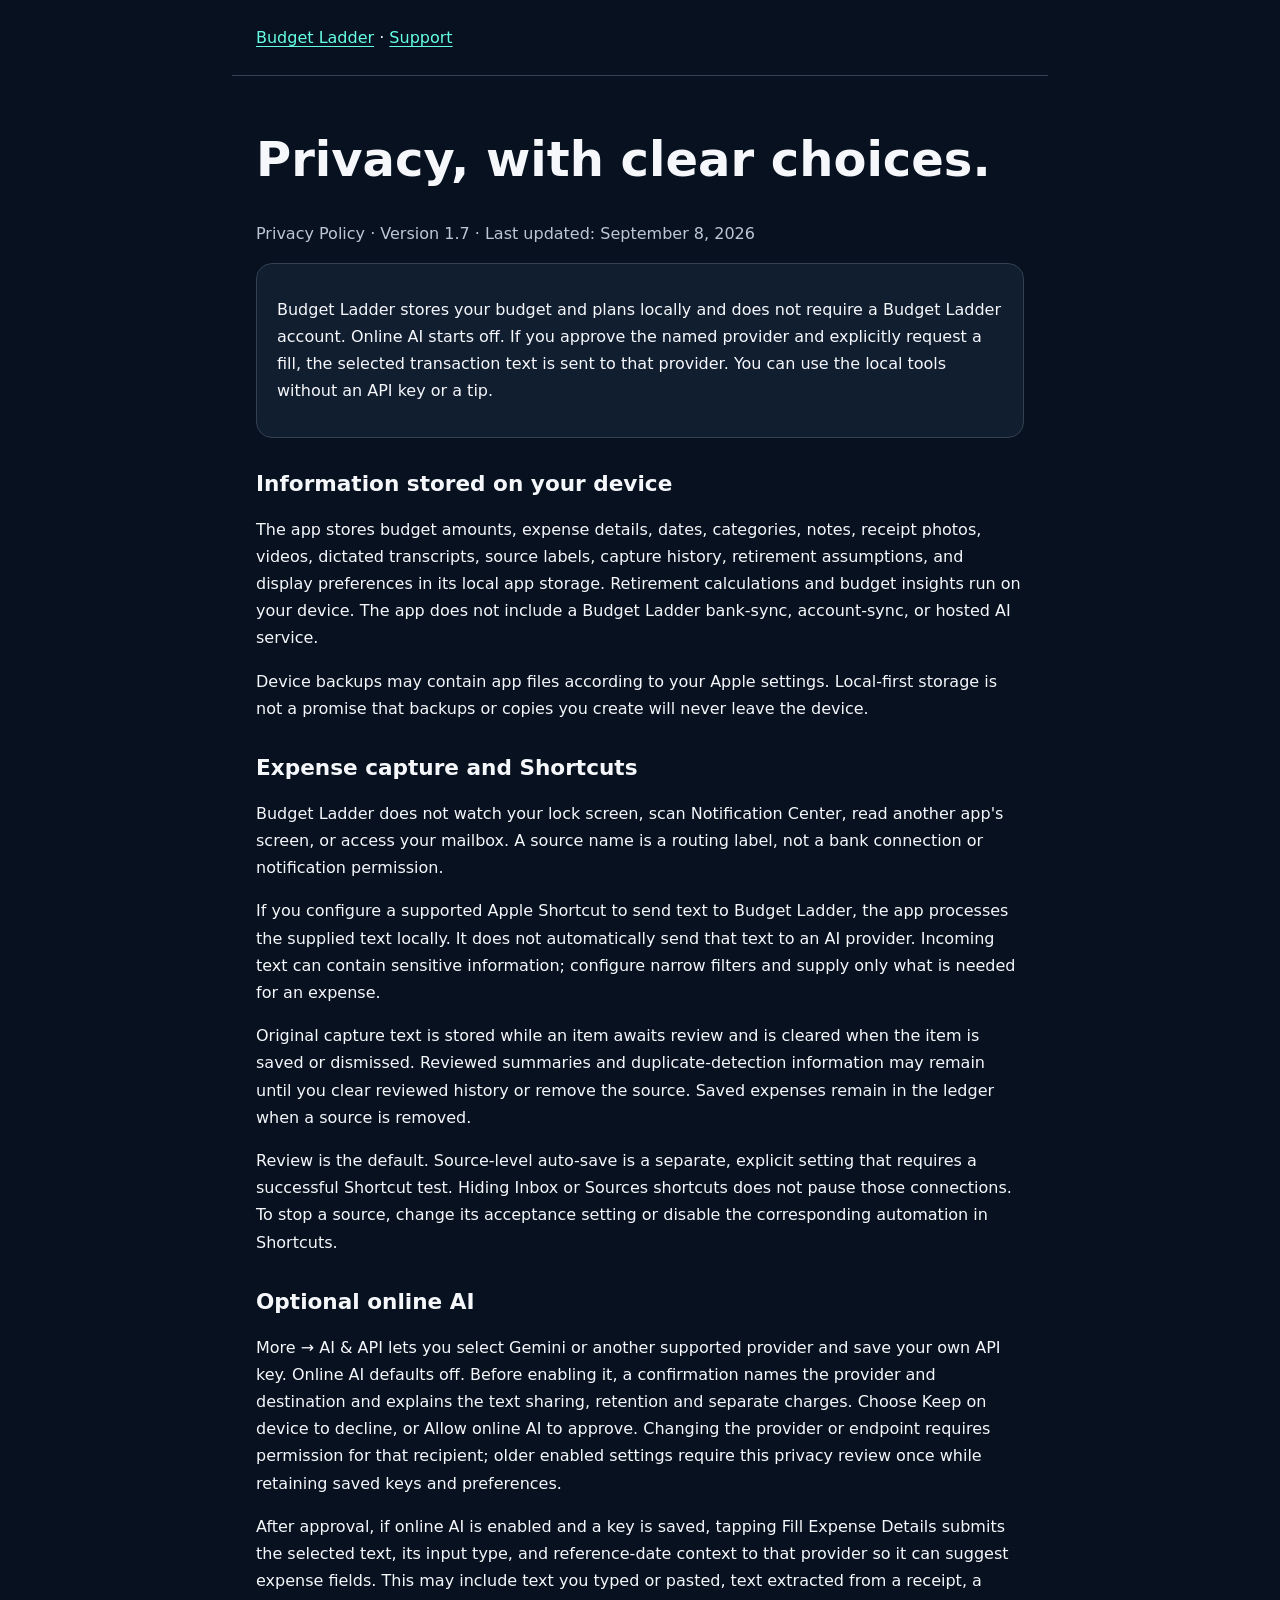
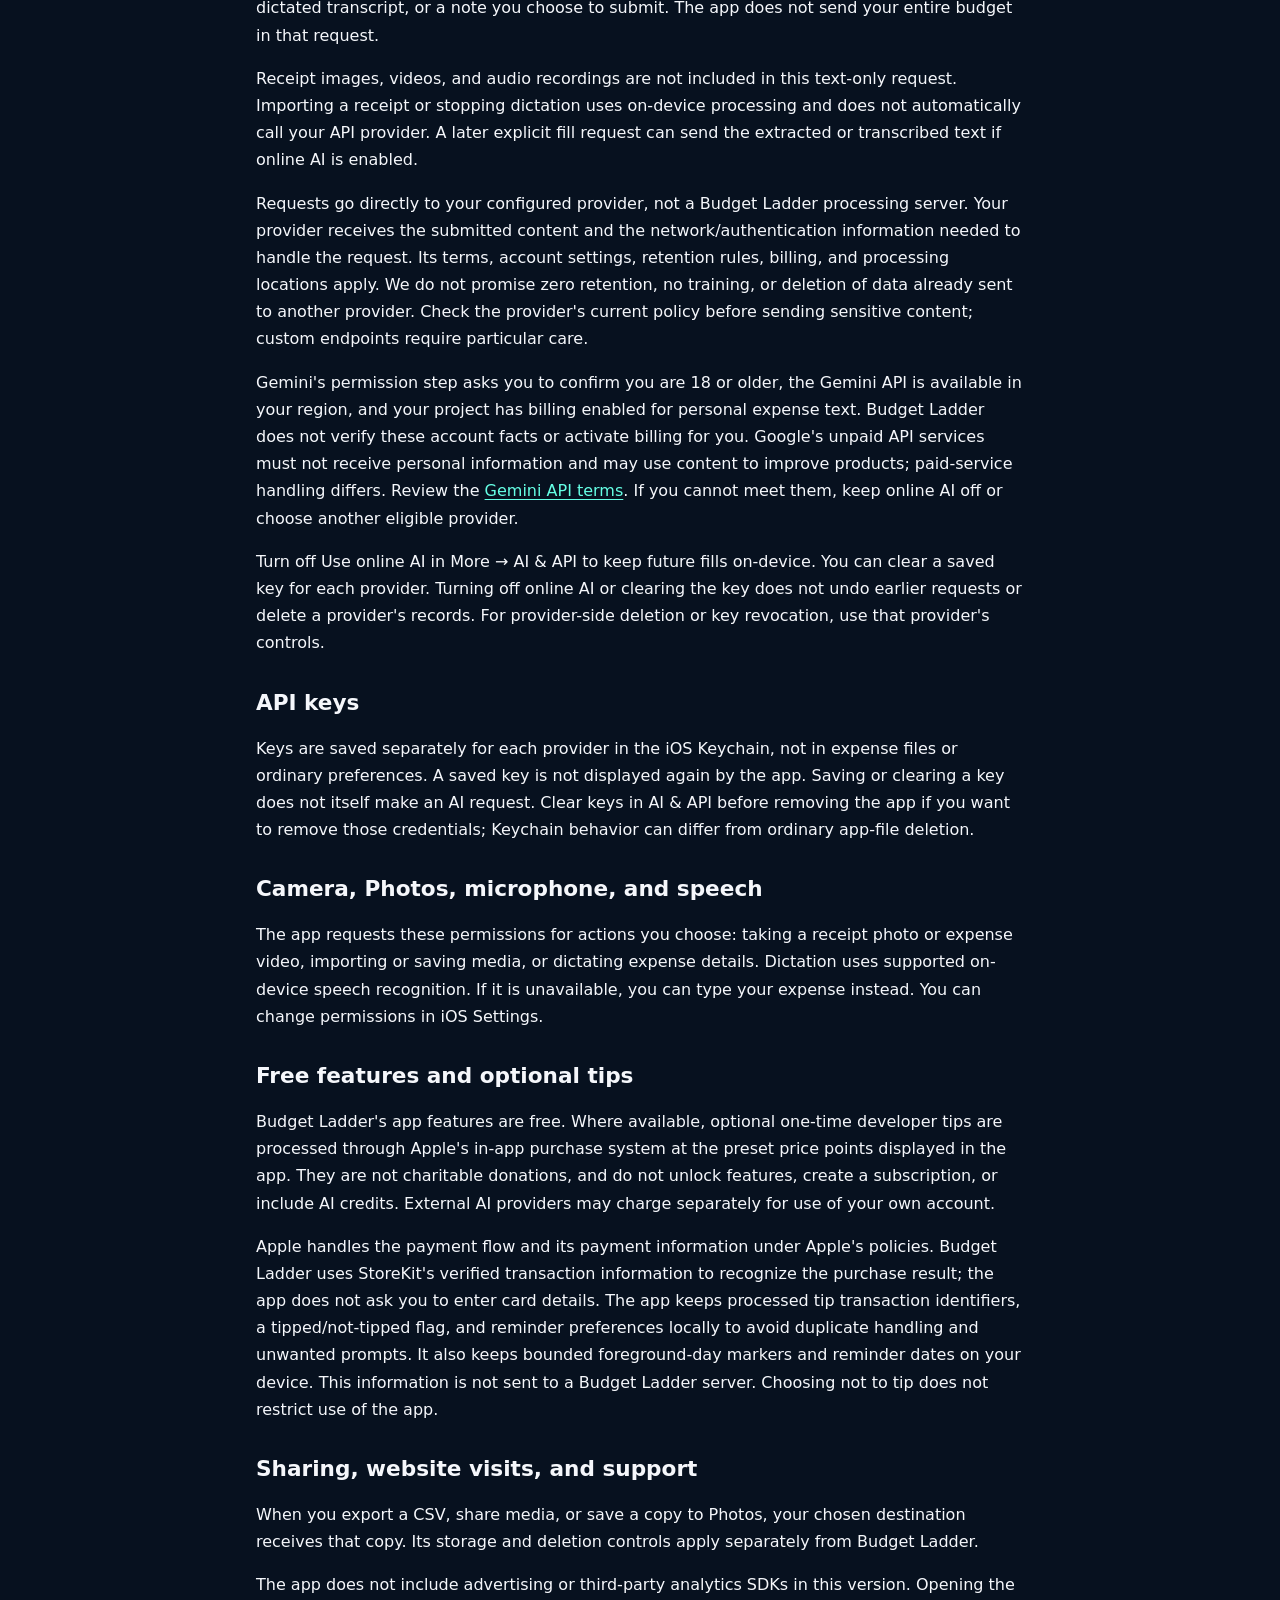
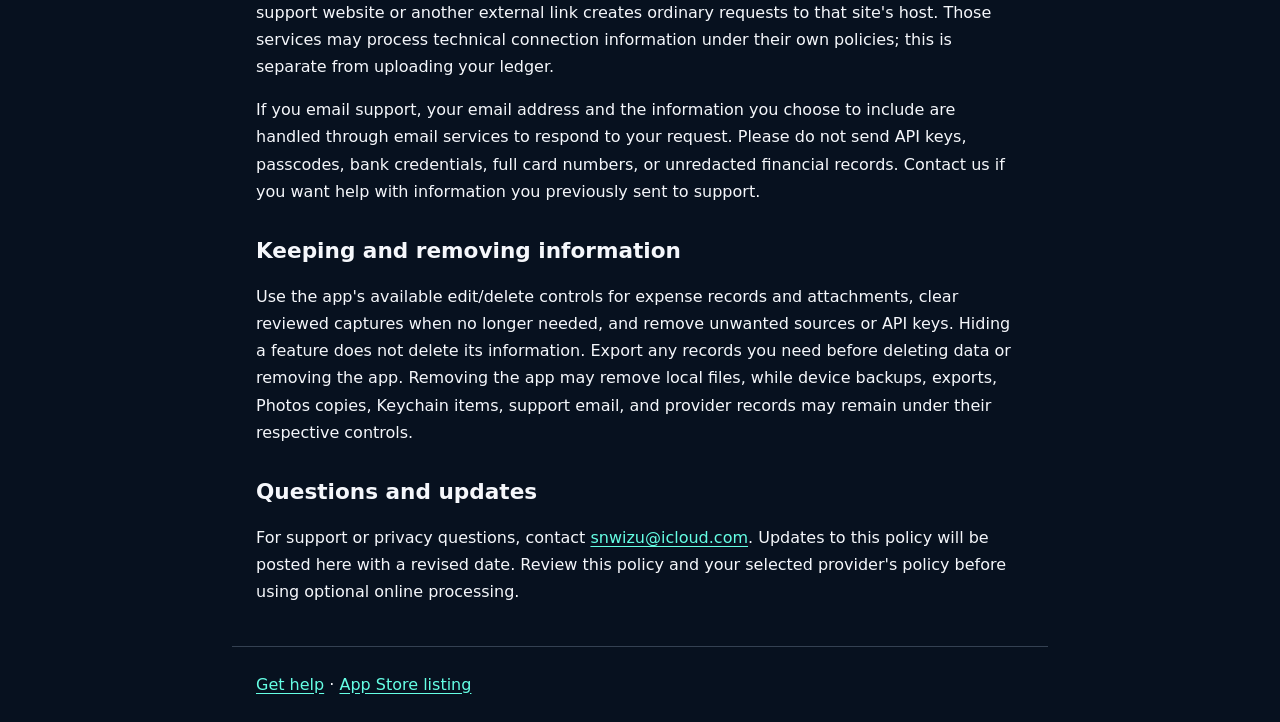
<file: privacy-policy.html>
<!doctype html>
<html lang="en">
<head>
  <meta charset="utf-8">
  <meta name="viewport" content="width=device-width, initial-scale=1">
  <meta name="theme-color" content="#07111f">
  <meta name="description" content="How Budget Ladder handles local budgeting data, optional AI requests, developer tips, and your privacy choices.">
  <title>Budget Ladder — Privacy Policy</title>
  <style>
    :root { color-scheme: dark; }
    body { margin: 0; background: #07111f; color: #f5f7fb; font: 1rem/1.7 system-ui, sans-serif; }
    main, header, footer { max-width: 48rem; margin: auto; padding: 1.5rem; }
    header, footer { border-bottom: 1px solid #344152; }
    footer { border-top: 1px solid #344152; border-bottom: 0; }
    h1 { font-size: clamp(2rem, 6vw, 3rem); line-height: 1.15; }
    h2 { margin-top: 2rem; line-height: 1.3; font-size: 1.35rem; }
    a { color: #65ffe5; text-underline-offset: .2em; }
    a:focus-visible { outline: 3px solid #65ffe5; outline-offset: 4px; }
    .summary { padding: 1rem 1.25rem; background: #111e30; border: 1px solid #344152; border-radius: 1rem; }
    .muted { color: #bdc7d4; }
    li { margin-bottom: .5rem; }
  </style>
</head>
<body>
  <header><a href="./index.html">Budget Ladder</a> · <a href="./support.html">Support</a></header>
  <main>
    <h1>Privacy, with clear choices.</h1>
    <p class="muted">Privacy Policy · Version 1.7 · Last updated: September 8, 2026</p>
    <div class="summary">
      <p>Budget Ladder stores your budget and plans locally and does not require a Budget Ladder account. Online AI starts off. If you approve the named provider and explicitly request a fill, the selected transaction text is sent to that provider. You can use the local tools without an API key or a tip.</p>
    </div>

    <h2>Information stored on your device</h2>
    <p>The app stores budget amounts, expense details, dates, categories, notes, receipt photos, videos, dictated transcripts, source labels, capture history, retirement assumptions, and display preferences in its local app storage. Retirement calculations and budget insights run on your device. The app does not include a Budget Ladder bank-sync, account-sync, or hosted AI service.</p>
    <p>Device backups may contain app files according to your Apple settings. Local-first storage is not a promise that backups or copies you create will never leave the device.</p>

    <h2>Expense capture and Shortcuts</h2>
    <p>Budget Ladder does not watch your lock screen, scan Notification Center, read another app's screen, or access your mailbox. A source name is a routing label, not a bank connection or notification permission.</p>
    <p>If you configure a supported Apple Shortcut to send text to Budget Ladder, the app processes the supplied text locally. It does not automatically send that text to an AI provider. Incoming text can contain sensitive information; configure narrow filters and supply only what is needed for an expense.</p>
    <p>Original capture text is stored while an item awaits review and is cleared when the item is saved or dismissed. Reviewed summaries and duplicate-detection information may remain until you clear reviewed history or remove the source. Saved expenses remain in the ledger when a source is removed.</p>
    <p>Review is the default. Source-level auto-save is a separate, explicit setting that requires a successful Shortcut test. Hiding Inbox or Sources shortcuts does not pause those connections. To stop a source, change its acceptance setting or disable the corresponding automation in Shortcuts.</p>

    <h2>Optional online AI</h2>
    <p>More → AI &amp; API lets you select Gemini or another supported provider and save your own API key. Online AI defaults off. Before enabling it, a confirmation names the provider and destination and explains the text sharing, retention and separate charges. Choose Keep on device to decline, or Allow online AI to approve. Changing the provider or endpoint requires permission for that recipient; older enabled settings require this privacy review once while retaining saved keys and preferences.</p>
    <p>After approval, if online AI is enabled and a key is saved, tapping Fill Expense Details submits the selected text, its input type, and reference-date context to that provider so it can suggest expense fields. This may include text you typed or pasted, text extracted from a receipt, a dictated transcript, or a note you choose to submit. The app does not send your entire budget in that request.</p>
    <p>Receipt images, videos, and audio recordings are not included in this text-only request. Importing a receipt or stopping dictation uses on-device processing and does not automatically call your API provider. A later explicit fill request can send the extracted or transcribed text if online AI is enabled.</p>
    <p>Requests go directly to your configured provider, not a Budget Ladder processing server. Your provider receives the submitted content and the network/authentication information needed to handle the request. Its terms, account settings, retention rules, billing, and processing locations apply. We do not promise zero retention, no training, or deletion of data already sent to another provider. Check the provider's current policy before sending sensitive content; custom endpoints require particular care.</p>
    <p>Gemini's permission step asks you to confirm you are 18 or older, the Gemini API is available in your region, and your project has billing enabled for personal expense text. Budget Ladder does not verify these account facts or activate billing for you. Google's unpaid API services must not receive personal information and may use content to improve products; paid-service handling differs. Review the <a href="https://ai.google.dev/gemini-api/terms">Gemini API terms</a>. If you cannot meet them, keep online AI off or choose another eligible provider.</p>
    <p>Turn off Use online AI in More → AI &amp; API to keep future fills on-device. You can clear a saved key for each provider. Turning off online AI or clearing the key does not undo earlier requests or delete a provider's records. For provider-side deletion or key revocation, use that provider's controls.</p>

    <h2>API keys</h2>
    <p>Keys are saved separately for each provider in the iOS Keychain, not in expense files or ordinary preferences. A saved key is not displayed again by the app. Saving or clearing a key does not itself make an AI request. Clear keys in AI &amp; API before removing the app if you want to remove those credentials; Keychain behavior can differ from ordinary app-file deletion.</p>

    <h2>Camera, Photos, microphone, and speech</h2>
    <p>The app requests these permissions for actions you choose: taking a receipt photo or expense video, importing or saving media, or dictating expense details. Dictation uses supported on-device speech recognition. If it is unavailable, you can type your expense instead. You can change permissions in iOS Settings.</p>

    <h2>Free features and optional tips</h2>
    <p>Budget Ladder's app features are free. Where available, optional one-time developer tips are processed through Apple's in-app purchase system at the preset price points displayed in the app. They are not charitable donations, and do not unlock features, create a subscription, or include AI credits. External AI providers may charge separately for use of your own account.</p>
    <p>Apple handles the payment flow and its payment information under Apple's policies. Budget Ladder uses StoreKit's verified transaction information to recognize the purchase result; the app does not ask you to enter card details. The app keeps processed tip transaction identifiers, a tipped/not-tipped flag, and reminder preferences locally to avoid duplicate handling and unwanted prompts. It also keeps bounded foreground-day markers and reminder dates on your device. This information is not sent to a Budget Ladder server. Choosing not to tip does not restrict use of the app.</p>

    <h2>Sharing, website visits, and support</h2>
    <p>When you export a CSV, share media, or save a copy to Photos, your chosen destination receives that copy. Its storage and deletion controls apply separately from Budget Ladder.</p>
    <p>The app does not include advertising or third-party analytics SDKs in this version. Opening the support website or another external link creates ordinary requests to that site's host. Those services may process technical connection information under their own policies; this is separate from uploading your ledger.</p>
    <p>If you email support, your email address and the information you choose to include are handled through email services to respond to your request. Please do not send API keys, passcodes, bank credentials, full card numbers, or unredacted financial records. Contact us if you want help with information you previously sent to support.</p>

    <h2>Keeping and removing information</h2>
    <p>Use the app's available edit/delete controls for expense records and attachments, clear reviewed captures when no longer needed, and remove unwanted sources or API keys. Hiding a feature does not delete its information. Export any records you need before deleting data or removing the app. Removing the app may remove local files, while device backups, exports, Photos copies, Keychain items, support email, and provider records may remain under their respective controls.</p>

    <h2>Questions and updates</h2>
    <p>For support or privacy questions, contact <a href="mailto:snwizu@icloud.com">snwizu@icloud.com</a>. Updates to this policy will be posted here with a revised date. Review this policy and your selected provider's policy before using optional online processing.</p>
  </main>
  <footer><a href="./support.html">Get help</a> · <a href="https://apps.apple.com/us/app/budget-ladder/id6765471855">App Store listing</a></footer>
</body>
</html>
</file>
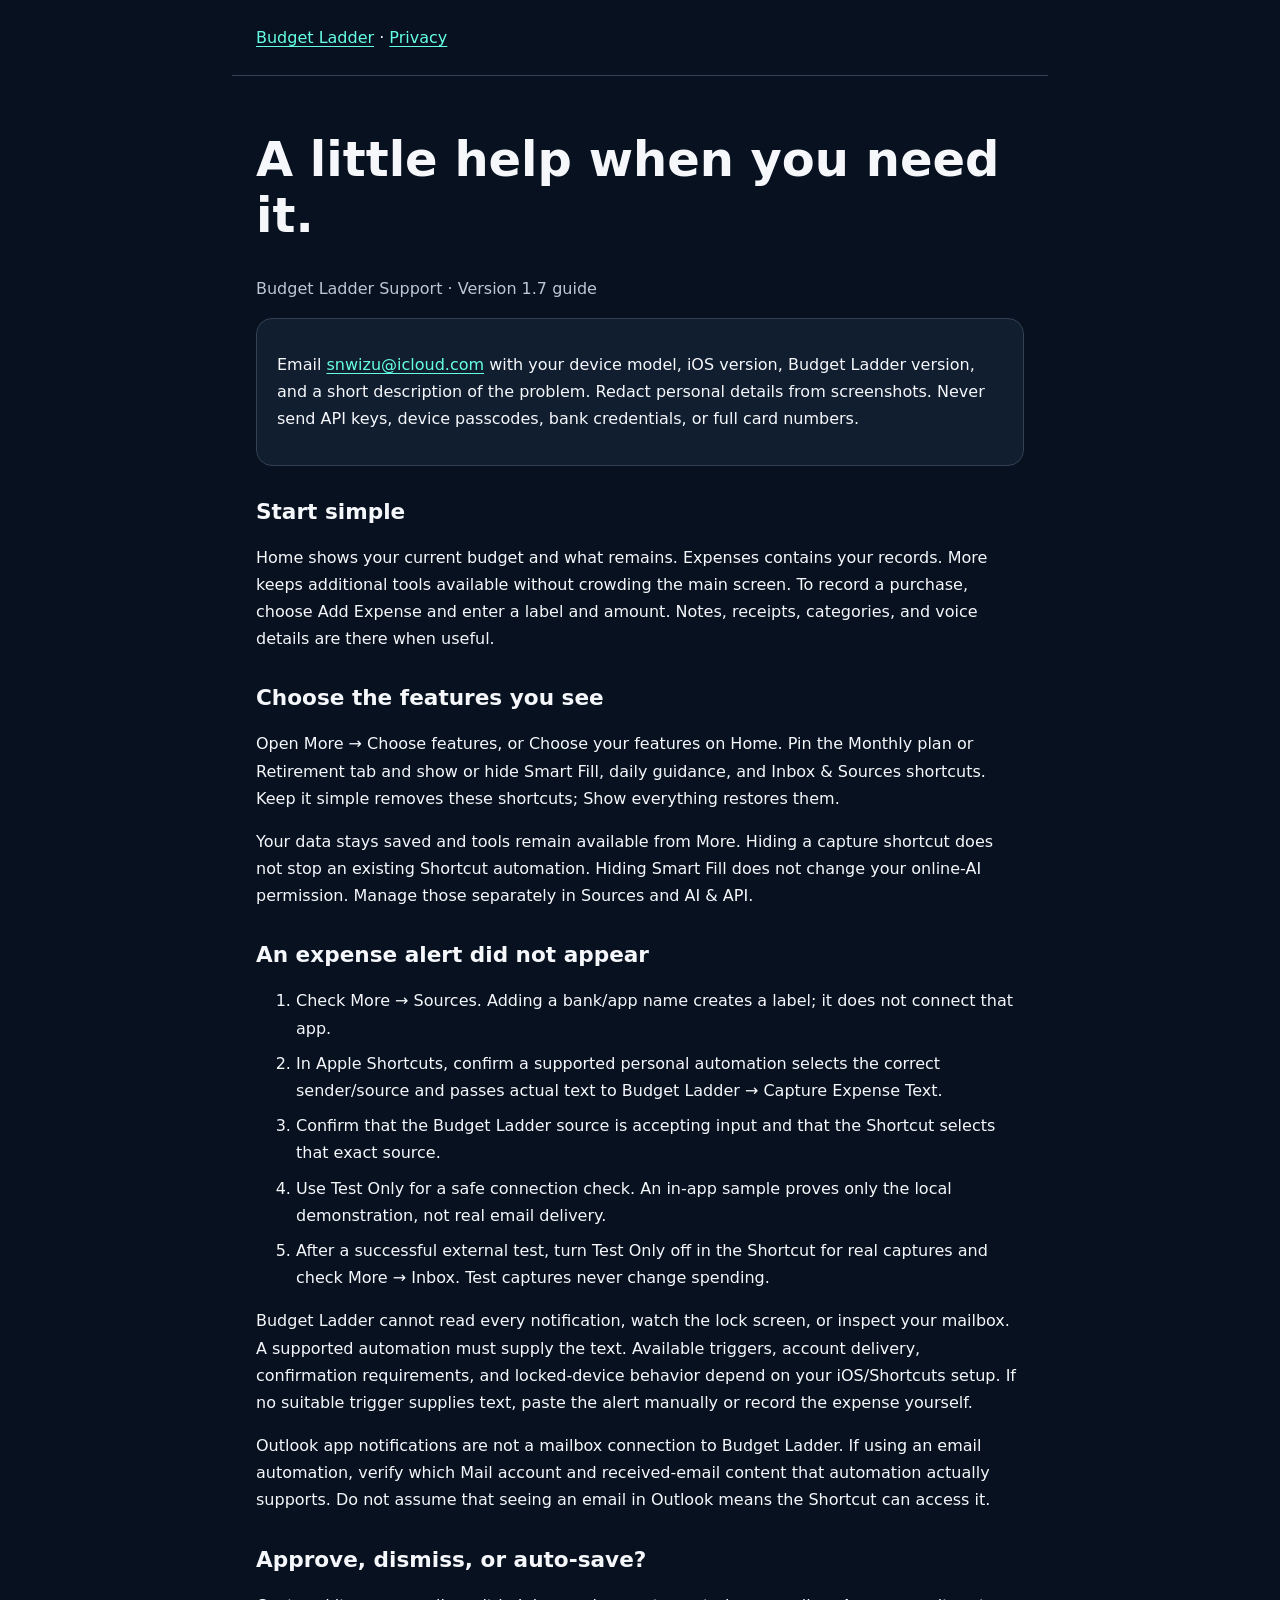
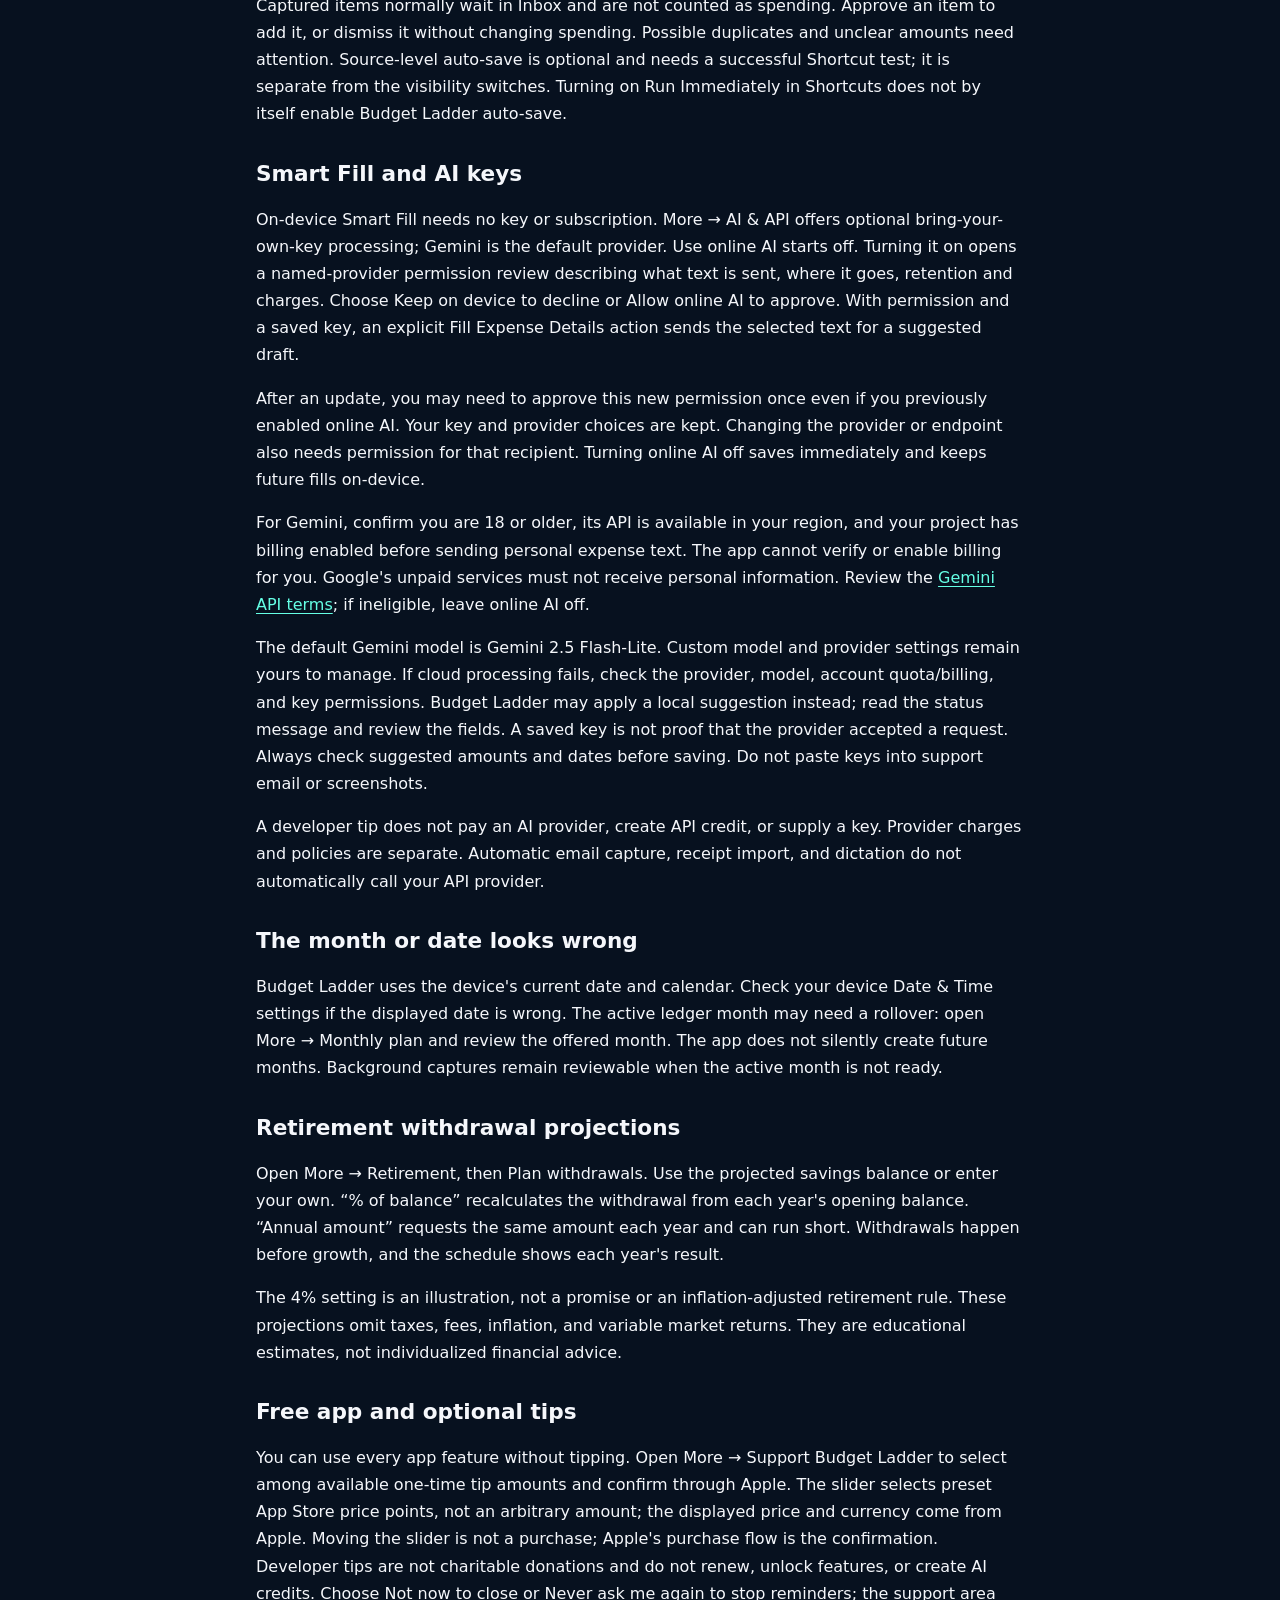
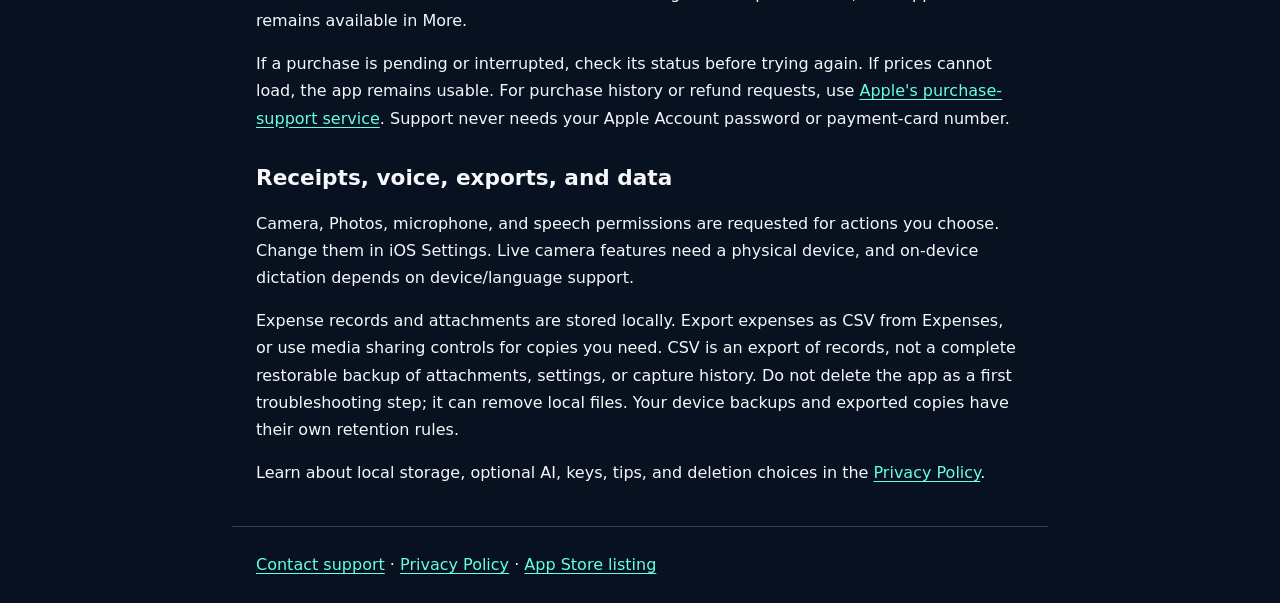
<file: support.html>
<!doctype html>
<html lang="en">
<head>
  <meta charset="utf-8">
  <meta name="viewport" content="width=device-width, initial-scale=1">
  <meta name="theme-color" content="#07111f">
  <meta name="description" content="Help with Budget Ladder features, expense capture, retirement projections, optional AI, and developer tips.">
  <title>Budget Ladder — Support</title>
  <style>
    :root { color-scheme: dark; }
    body { margin: 0; background: #07111f; color: #f5f7fb; font: 1rem/1.7 system-ui, sans-serif; }
    main, header, footer { max-width: 48rem; margin: auto; padding: 1.5rem; }
    header, footer { border-bottom: 1px solid #344152; }
    footer { border-top: 1px solid #344152; border-bottom: 0; }
    h1 { font-size: clamp(2rem, 6vw, 3rem); line-height: 1.15; }
    h2 { margin-top: 2rem; line-height: 1.3; font-size: 1.35rem; }
    a { color: #65ffe5; text-underline-offset: .2em; }
    a:focus-visible { outline: 3px solid #65ffe5; outline-offset: 4px; }
    .summary { padding: 1rem 1.25rem; background: #111e30; border: 1px solid #344152; border-radius: 1rem; }
    .muted { color: #bdc7d4; }
    li { margin-bottom: .5rem; }
  </style>
</head>
<body>
  <header><a href="./index.html">Budget Ladder</a> · <a href="./privacy-policy.html">Privacy</a></header>
  <main>
    <h1>A little help when you need it.</h1>
    <p class="muted">Budget Ladder Support · Version 1.7 guide</p>
    <div class="summary"><p>Email <a href="mailto:snwizu@icloud.com">snwizu@icloud.com</a> with your device model, iOS version, Budget Ladder version, and a short description of the problem. Redact personal details from screenshots. Never send API keys, device passcodes, bank credentials, or full card numbers.</p></div>

    <h2>Start simple</h2>
    <p>Home shows your current budget and what remains. Expenses contains your records. More keeps additional tools available without crowding the main screen. To record a purchase, choose Add Expense and enter a label and amount. Notes, receipts, categories, and voice details are there when useful.</p>

    <h2>Choose the features you see</h2>
    <p>Open More → Choose features, or Choose your features on Home. Pin the Monthly plan or Retirement tab and show or hide Smart Fill, daily guidance, and Inbox &amp; Sources shortcuts. Keep it simple removes these shortcuts; Show everything restores them.</p>
    <p>Your data stays saved and tools remain available from More. Hiding a capture shortcut does not stop an existing Shortcut automation. Hiding Smart Fill does not change your online-AI permission. Manage those separately in Sources and AI &amp; API.</p>

    <h2>An expense alert did not appear</h2>
    <ol>
      <li>Check More → Sources. Adding a bank/app name creates a label; it does not connect that app.</li>
      <li>In Apple Shortcuts, confirm a supported personal automation selects the correct sender/source and passes actual text to Budget Ladder → Capture Expense Text.</li>
      <li>Confirm that the Budget Ladder source is accepting input and that the Shortcut selects that exact source.</li>
      <li>Use Test Only for a safe connection check. An in-app sample proves only the local demonstration, not real email delivery.</li>
      <li>After a successful external test, turn Test Only off in the Shortcut for real captures and check More → Inbox. Test captures never change spending.</li>
    </ol>
    <p>Budget Ladder cannot read every notification, watch the lock screen, or inspect your mailbox. A supported automation must supply the text. Available triggers, account delivery, confirmation requirements, and locked-device behavior depend on your iOS/Shortcuts setup. If no suitable trigger supplies text, paste the alert manually or record the expense yourself.</p>
    <p>Outlook app notifications are not a mailbox connection to Budget Ladder. If using an email automation, verify which Mail account and received-email content that automation actually supports. Do not assume that seeing an email in Outlook means the Shortcut can access it.</p>

    <h2>Approve, dismiss, or auto-save?</h2>
    <p>Captured items normally wait in Inbox and are not counted as spending. Approve an item to add it, or dismiss it without changing spending. Possible duplicates and unclear amounts need attention. Source-level auto-save is optional and needs a successful Shortcut test; it is separate from the visibility switches. Turning on Run Immediately in Shortcuts does not by itself enable Budget Ladder auto-save.</p>

    <h2>Smart Fill and AI keys</h2>
    <p>On-device Smart Fill needs no key or subscription. More → AI &amp; API offers optional bring-your-own-key processing; Gemini is the default provider. Use online AI starts off. Turning it on opens a named-provider permission review describing what text is sent, where it goes, retention and charges. Choose Keep on device to decline or Allow online AI to approve. With permission and a saved key, an explicit Fill Expense Details action sends the selected text for a suggested draft.</p>
    <p>After an update, you may need to approve this new permission once even if you previously enabled online AI. Your key and provider choices are kept. Changing the provider or endpoint also needs permission for that recipient. Turning online AI off saves immediately and keeps future fills on-device.</p>
    <p>For Gemini, confirm you are 18 or older, its API is available in your region, and your project has billing enabled before sending personal expense text. The app cannot verify or enable billing for you. Google's unpaid services must not receive personal information. Review the <a href="https://ai.google.dev/gemini-api/terms">Gemini API terms</a>; if ineligible, leave online AI off.</p>
    <p>The default Gemini model is Gemini 2.5 Flash-Lite. Custom model and provider settings remain yours to manage. If cloud processing fails, check the provider, model, account quota/billing, and key permissions. Budget Ladder may apply a local suggestion instead; read the status message and review the fields. A saved key is not proof that the provider accepted a request. Always check suggested amounts and dates before saving. Do not paste keys into support email or screenshots.</p>
    <p>A developer tip does not pay an AI provider, create API credit, or supply a key. Provider charges and policies are separate. Automatic email capture, receipt import, and dictation do not automatically call your API provider.</p>

    <h2>The month or date looks wrong</h2>
    <p>Budget Ladder uses the device's current date and calendar. Check your device Date &amp; Time settings if the displayed date is wrong. The active ledger month may need a rollover: open More → Monthly plan and review the offered month. The app does not silently create future months. Background captures remain reviewable when the active month is not ready.</p>

    <h2>Retirement withdrawal projections</h2>
    <p>Open More → Retirement, then Plan withdrawals. Use the projected savings balance or enter your own. “% of balance” recalculates the withdrawal from each year's opening balance. “Annual amount” requests the same amount each year and can run short. Withdrawals happen before growth, and the schedule shows each year's result.</p>
    <p>The 4% setting is an illustration, not a promise or an inflation-adjusted retirement rule. These projections omit taxes, fees, inflation, and variable market returns. They are educational estimates, not individualized financial advice.</p>

    <h2>Free app and optional tips</h2>
    <p>You can use every app feature without tipping. Open More → Support Budget Ladder to select among available one-time tip amounts and confirm through Apple. The slider selects preset App Store price points, not an arbitrary amount; the displayed price and currency come from Apple. Moving the slider is not a purchase; Apple's purchase flow is the confirmation. Developer tips are not charitable donations and do not renew, unlock features, or create AI credits. Choose Not now to close or Never ask me again to stop reminders; the support area remains available in More.</p>
    <p>If a purchase is pending or interrupted, check its status before trying again. If prices cannot load, the app remains usable. For purchase history or refund requests, use <a href="https://reportaproblem.apple.com/">Apple's purchase-support service</a>. Support never needs your Apple Account password or payment-card number.</p>

    <h2>Receipts, voice, exports, and data</h2>
    <p>Camera, Photos, microphone, and speech permissions are requested for actions you choose. Change them in iOS Settings. Live camera features need a physical device, and on-device dictation depends on device/language support.</p>
    <p>Expense records and attachments are stored locally. Export expenses as CSV from Expenses, or use media sharing controls for copies you need. CSV is an export of records, not a complete restorable backup of attachments, settings, or capture history. Do not delete the app as a first troubleshooting step; it can remove local files. Your device backups and exported copies have their own retention rules.</p>
    <p>Learn about local storage, optional AI, keys, tips, and deletion choices in the <a href="./privacy-policy.html">Privacy Policy</a>.</p>
  </main>
  <footer><a href="mailto:snwizu@icloud.com">Contact support</a> · <a href="./privacy-policy.html">Privacy Policy</a> · <a href="https://apps.apple.com/us/app/budget-ladder/id6765471855">App Store listing</a></footer>
</body>
</html>
</file>
